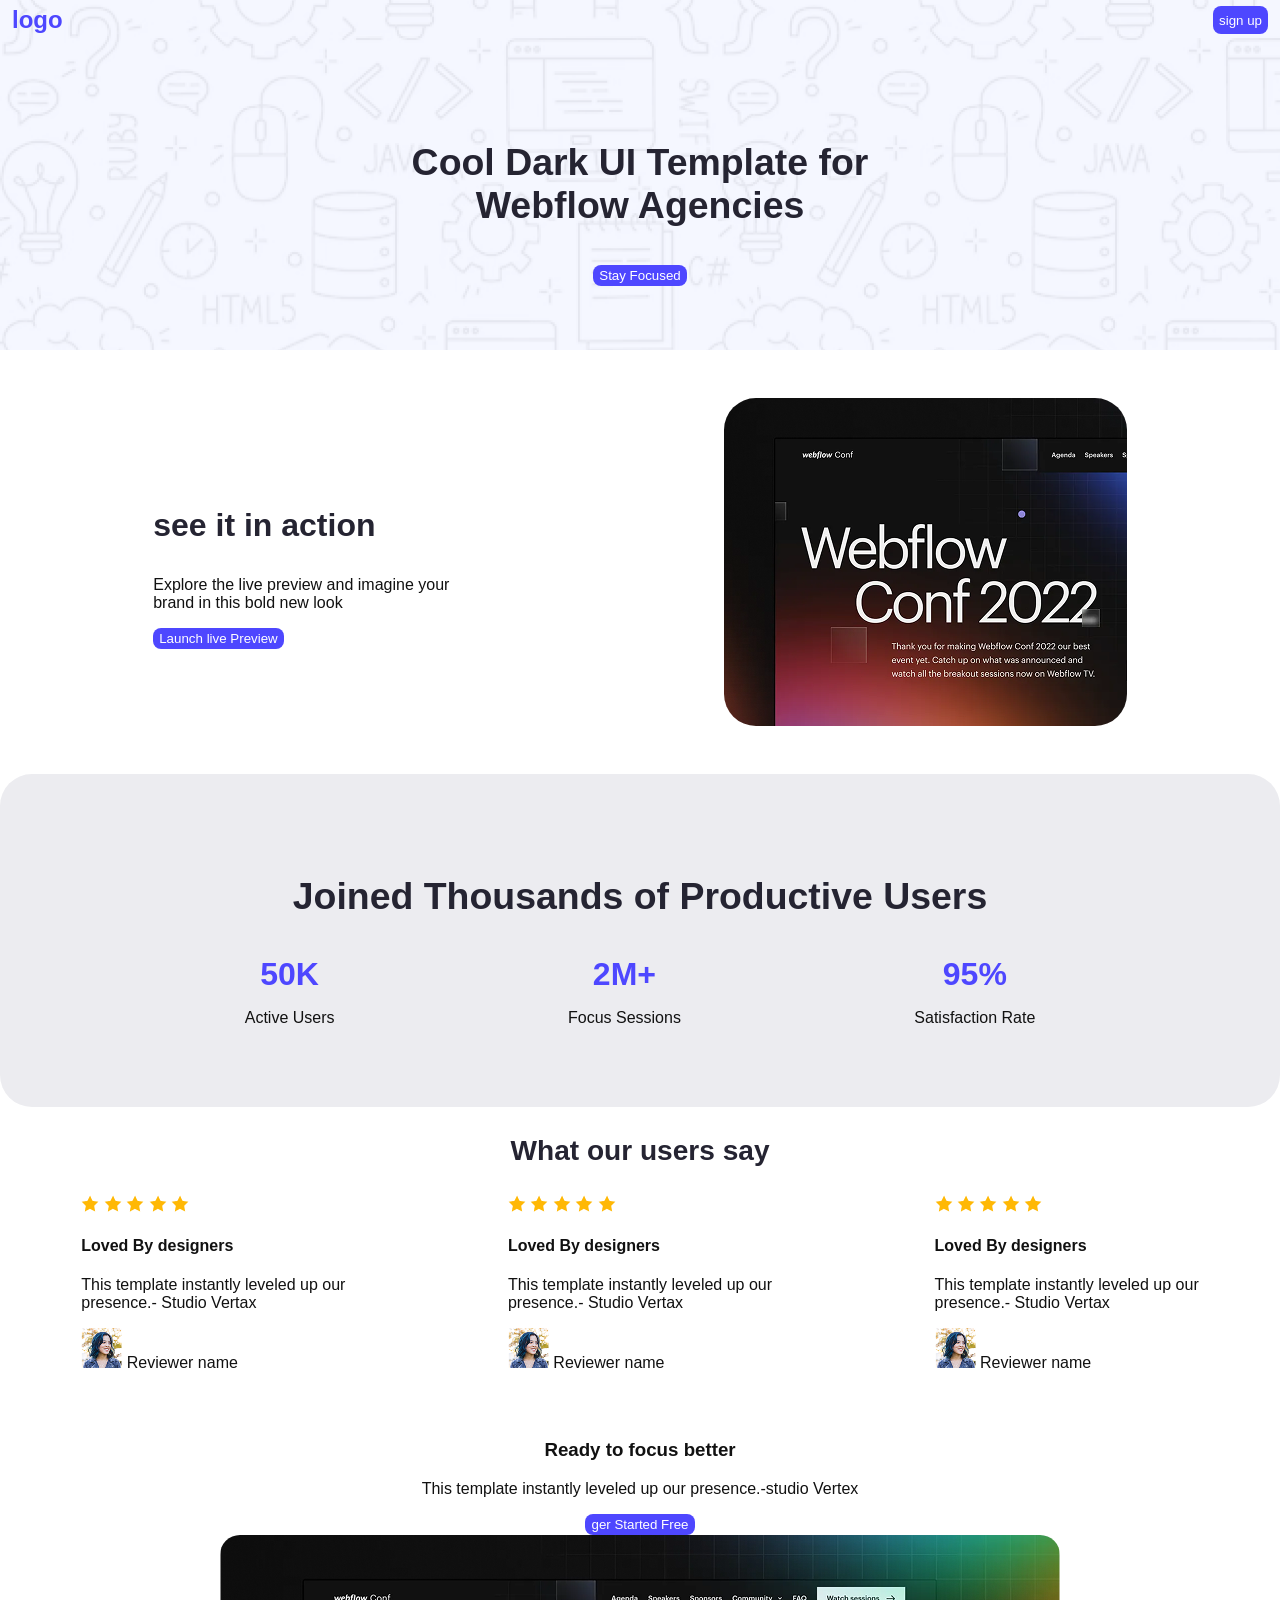
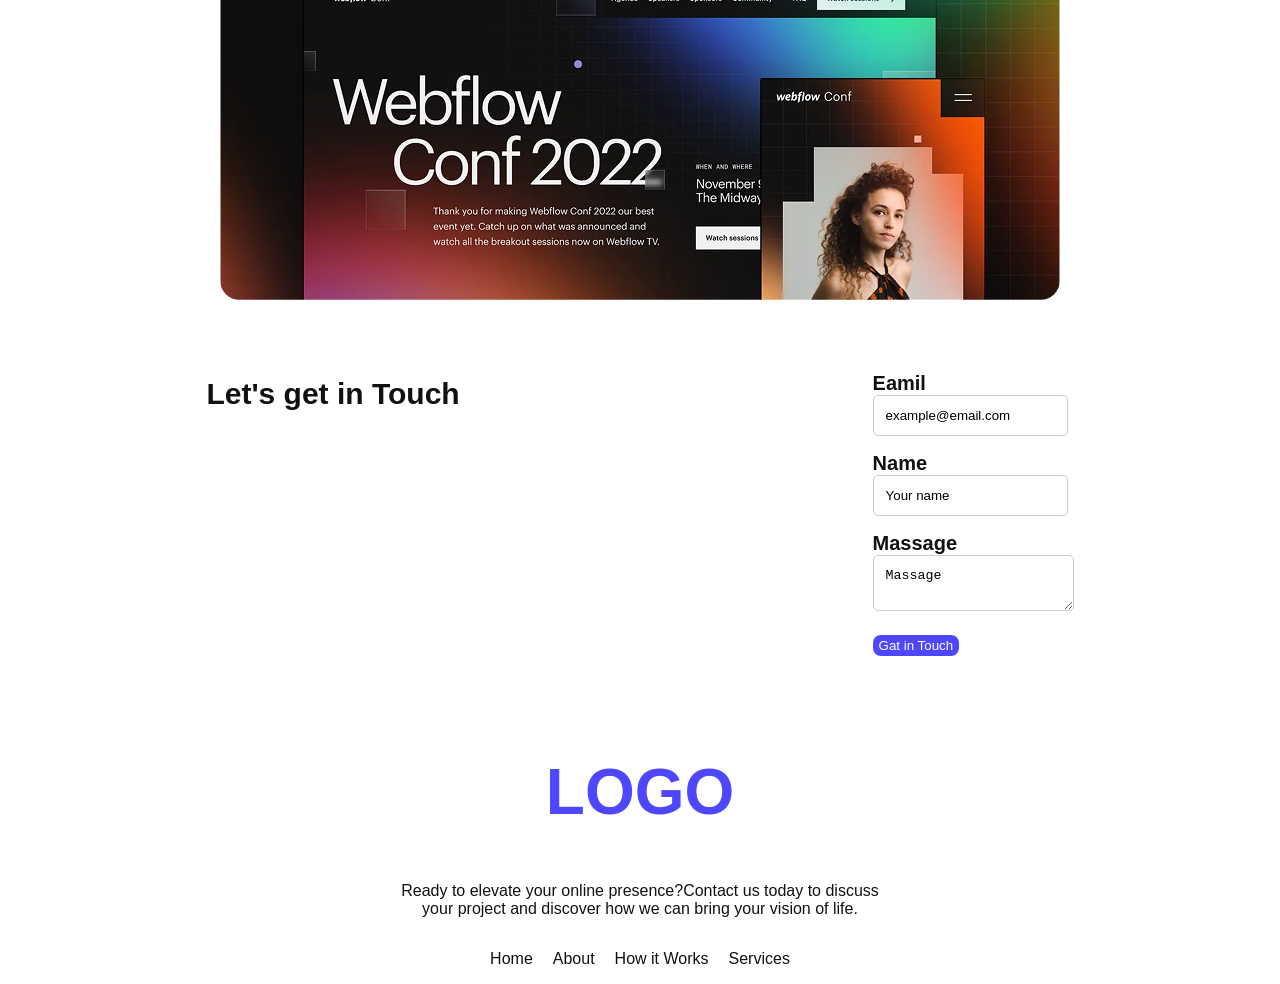
<file: index.html>
<!DOCTYPE html>
<html lang="en">

<head>
    <meta charset="UTF-8">
    <meta name="viewport" content="width=device-width, initial-scale=1.0">
    <title>Website</title>
    <link rel="stylesheet" href="style/web.css">
</head>

<body>
    <header class="top">
        <nav class="nabbar">
            <div class="logo">
                logo
            </div>
            <button class="primary-btn">sign up</button>
        </nav>
        <section class="hero">
            <div class="hero-1">
                <h3>Cool Dark UI Template for <br>Webflow Agencies </h3>
            </div>
            <button class="primary-btn">Stay Focused</button>
        </section>
    </header>
    <section class="action">
        <div class="action-text">
            <h3 class="see">see it in action</h3>
            <p>Explore the live preview and imagine your <br>brand in this bold new look</p>
            <button class="primary-btn">Launch live Preview</button>
        </div>

        <img class="action-img" src="Assets/wc-mini.png" alt="">
    </section>
    <section class="number">
        <div class="stars">
            <h3>Joined Thousands of Productive Users</h3>
        </div>
        <div class="items">
            <div class="stars-item">
                <h3>50K</h3>
                <p>Active Users</p>
            </div>
            <div class="stars-item">
                <h3>2M+</h3>
                <p>Focus Sessions</p>
            </div>
            <div class="stars-item">
                <h3>95%</h3>
                <p>Satisfaction Rate</p>
            </div>
        </div>
    </section>
    <section>
        <div class="what">
            <h3>What our users say</h3>
        </div>
        <div class="reviewer">
            <div class="img">
                <img src="Assets/icon-star.png" alt="">
                <img src="Assets/icon-star.png" alt="">
                <img src="Assets/icon-star.png" alt="">
                <img src="Assets/icon-star.png" alt="">
                <img src="Assets/icon-star.png" alt="">
                <h4>Loved By designers</h4>
                <p>This template instantly leveled up our <br>presence.- Studio Vertax</p>
                <img src="Assets/avatar.png" alt="">
                <span>Reviewer name</span>

            </div>

            <div class="img">
                <img src="Assets/icon-star.png" alt="">
                <img src="Assets/icon-star.png" alt="">
                <img src="Assets/icon-star.png" alt="">
                <img src="Assets/icon-star.png" alt="">
                <img src="Assets/icon-star.png" alt="">
                <h4>Loved By designers</h4>
                <p>This template instantly leveled up our <br>presence.- Studio Vertax</p>
                <img src="Assets/avatar.png" alt="">
                <span>Reviewer name</span>

            </div>
            <div class="img">
                <img src="Assets/icon-star.png" alt="">
                <img src="Assets/icon-star.png" alt="">
                <img src="Assets/icon-star.png" alt="">
                <img src="Assets/icon-star.png" alt="">
                <img src="Assets/icon-star.png" alt="">
                <h4>Loved By designers</h4>
                <p>This template instantly leveled up our <br>presence.- Studio Vertax</p>
                <img src="Assets/avatar.png" alt="">
                <span>Reviewer name</span>

            </div>


        </div>

    </section>
    <section class="webimg">
        <div class="ready">

            <h3>Ready to focus better</h3>
            <p>This template instantly leveled up our presence.-studio Vertex </p>
            <button class="primary-btn">ger Started Free</button>
           

        <br>
            <img class="big-img" src="Assets/wc-big.png" alt="">
        </div>
    </section>
    <section class="contact">
        <h2>Let's get in Touch</h2>
        <form class="contact-form">

            <label for="email">Eamil</label><br>
            <input type="email" name="email" id="email" value="example@email.com"><br>
            <label for="name">Name</label><br>
            <input type="text" name="name" id="name" value="Your name"><br>
            <label for="name">Massage</label><br>
            <textarea placeholder="Massage">Massage</textarea><br>
            <button class="primary-btn">Gat in Touch</button>
        </form>
    </section>

    <section>
        <div class="footer">
            <h1 class="foot-logo">LOGO</h1>
            <p>Ready to elevate your online presence?Contact us today to discuss <br>your project and discover how we
                can bring your vision of life.</p>
            <div class="foot-manu" >
                <p>Home</p>
                <p>About</p>
                <p>How it Works</p>
                <p>Services</p>
            </div>
        </div>

    </section>














</body>

</html>
</file>
<file: style/web.css>
body{
    margin: 0;
    font-family: Arial, sans-serif;
   color: #111;
}
.top{
    background-image: url("/Assets/Hero-bg.png");
}
.nabbar{
    display: flex;
    justify-content: space-between;
    padding: 6px 12px;
    
}
.logo{
    font-size: 1.5rem;
    font-weight: bold;
    color:#4E47FF ;
}
.primary-btn{
  background-color: #4E47FF;
    color:#FFFFFF ;
    border-radius: 8px;
    padding: 3px 6px;
    border: none;
    cursor: pointer;
    

}
.hero{
    text-align: center;
    padding: 4rem 2rem;
}
.hero-1{
   font-size: 2rem;
 margin-bottom: 1rem;
 color: #252432;
 
}
/* action */
.action{
    display: flex;
    justify-content: space-around;
    align-items: center;
    padding: 3rem 1rem;
   
}
.see{
    color:#252432;
    font-size: 2rem;
    font-weight: bold;
}
.action-img{
    border-radius: 2rem;
}
.stars{
    text-align: center;
    font-size: 2rem;
    font-weight: bold;
    color: #252432;
}
.stars-item h3{
  font-size: 2rem;
margin: 0;
color: #4E47FF;
font-weight: bold;


}
.items{
    display: flex;
    justify-content: space-around;
    text-align: center;
   
}
.number{
    background-color: rgb(236, 236, 240);
   border-width: 2rem 4rem;
   padding: 4rem 8rem;
   border-radius: 2rem;
   
}
.what{
    text-align: center;
    font-size: 1.5rem;
    font-weight: bold;
    color: #252432;
}
.reviewer{
    display: flex;
    justify-content: space-around;
  
}
.ready{
    text-align: center;
    
}
.webimg{
    padding: 3rem 1rem;
    text-align: center;
    border-radius: 12px;
}
.big-img{
    border-radius: 20px;
}
.contact{
    display: flex;
    justify-content: space-around;
   font-size: 20px;
   font-weight: bold;
   height: 350px;
   background-color:#FFFFFF ;
   
   

}
.contact-form{
 height: 10px; 
 margin-top: 20px;
}
.contact input,
  .contact textarea {
    margin-bottom: 1rem;
    padding: 0.75rem;
    border: 1px solid #ccc;
    border-radius: 5px;
  }
  .footer{
    text-align: center;
   
  }
  .foot-logo{
    text-align: center;
    color: #4E47FF;
    font-size: 4rem;
    font-weight: bold;
  }
  .foot-manu{
    display: flex;
   gap: 20px;
   justify-content: center;
  }
</file>
